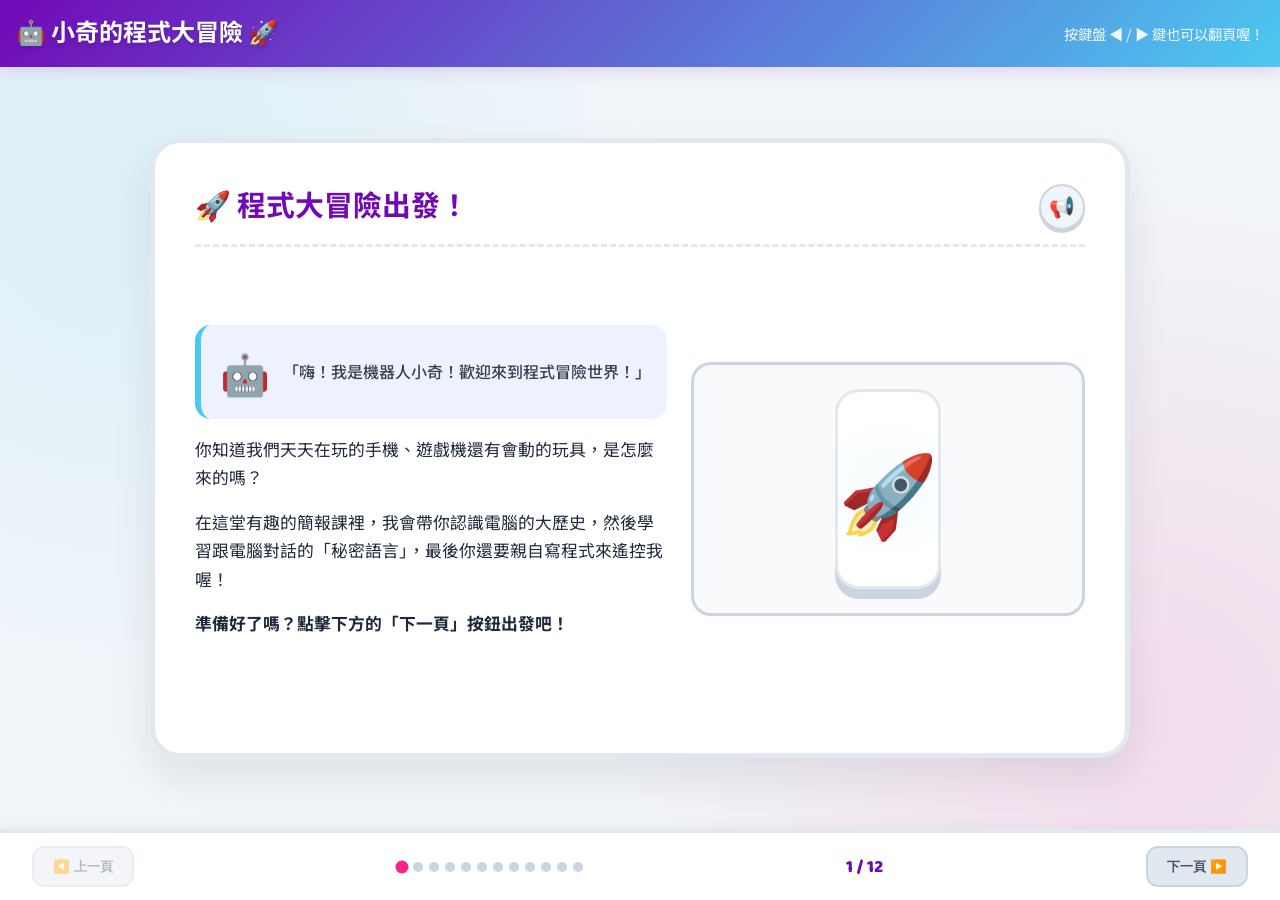
<file: index.html>
<!DOCTYPE html>
<html lang="zh-Hant">
<head>
  <meta charset="UTF-8">
  <meta name="viewport" content="width=device-width, initial-scale=1.0">
  <title>小奇的程式大冒險 🚀 從電腦歷史到控制機器人</title>
  <link rel="preconnect" href="https://fonts.googleapis.com">
  <link rel="preconnect" href="https://fonts.gstatic.com" crossorigin>
  <link href="https://fonts.googleapis.com/css2?family=Baloo+2:wght@500;700;800&family=Noto+Sans+TC:wght@400;500;700;900&family=Fira+Code:wght@400;500;&display=swap" rel="stylesheet">
  <link rel="stylesheet" href="style.css">
</head>
<body>

  <header>
    <h1>🤖 小奇的程式大冒險 🚀</h1>
    <p>按鍵盤 ◀️ / ▶️ 鍵也可以翻頁喔！</p>
  </header>

  <!-- 簡報播放區域 -->
  <div class="deck-container">

    <!-- 頁面 1：首頁 -->
    <div class="slide active">
      <div class="slide-header">
        <h2 class="slide-title">🚀 程式大冒險出發！</h2>
        <button class="speech-btn" onclick="SpeechReader.speak(document.getElementById('slide1-text').innerText, this)">📢</button>
      </div>
      <div class="slide-body split-layout">
        <div class="text-content" id="slide1-text">
          <div class="mascot-bubble">
            <span class="mascot-icon">🤖</span>
            <div class="mascot-text">「嗨！我是機器人小奇！歡迎來到程式冒險世界！」</div>
          </div>
          <p>
            你知道我們天天在玩的手機、遊戲機還有會動的玩具，是怎麼來的嗎？
          </p>
          <p>
            在這堂有趣的簡報課裡，我會帶你認識電腦的大歷史，然後學習跟電腦對話的「秘密語言」，最後你還要親自寫程式來遙控我喔！
          </p>
          <p>
            <strong>準備好了嗎？點擊下方的「下一頁」按鈕出發吧！</strong>
          </p>
        </div>
        <div class="visual-content">
          <div class="illustration-card">
            <span class="illustration-avatar">🚀</span>
          </div>
        </div>
      </div>
    </div>

    <!-- 頁面 2：古老算盤 -->
    <div class="slide">
      <div class="slide-header">
        <h2 class="slide-title">🧮 最古老的計算工具</h2>
        <button class="speech-btn" onclick="SpeechReader.speak(document.getElementById('slide2-text').innerText, this)">📢</button>
      </div>
      <div class="slide-body split-layout">
        <div class="text-content" id="slide2-text">
          <div class="mascot-bubble">
            <span class="mascot-icon">💡</span>
            <div class="mascot-text">小奇說：「以前的人要算大數目，手算到頭都痛了呢！」</div>
          </div>
          <p>
            很久很久以前，人類沒有計算機。買賣東西時，如果東西太多，大家就會在地上用小石頭排成一排來數數。
          </p>
          <p>
            後來，中國發明了<strong>「算盤」</strong>。透過撥動木頭做的小珠子，就能很快地算出答案。這是最早的算數小幫手喔！
          </p>
        </div>
        <div class="visual-content">
          <div class="illustration-card">
            <span class="illustration-avatar">🧮</span>
          </div>
        </div>
      </div>
    </div>

    <!-- 頁面 3：機械齒輪計算機 -->
    <div class="slide">
      <div class="slide-header">
        <h2 class="slide-title">⚙️ 不需要電的機械計算機</h2>
        <button class="speech-btn" onclick="SpeechReader.speak(document.getElementById('slide3-text').innerText, this)">📢</button>
      </div>
      <div class="slide-body split-layout">
        <div class="text-content" id="slide3-text">
          <div class="mascot-bubble">
            <span class="mascot-icon">⚙️</span>
            <div class="mascot-text">小奇說：「這些機器裡面有密密麻麻的齒輪，轉動手把就會自動算數喔！」</div>
          </div>
          <p>
            大約四百年前，一位叫巴斯卡的科學家，為了幫爸爸減輕算帳的負擔，發明了<strong>「機械計算機」</strong>。
          </p>
          <p>
            它沒有插頭，也不用電池！它是用黃銅齒輪咬合在一起，就像轉動發條音樂盒一樣，轉一圈就能進位。是不是超神奇的呢？
          </p>
        </div>
        <div class="visual-content">
          <div class="illustration-card">
            <span class="illustration-avatar">⚙️</span>
          </div>
        </div>
      </div>
    </div>

    <!-- 頁面 4：真空管大電腦 -->
    <div class="slide">
      <div class="slide-header">
        <h2 class="slide-title">🏫 教室一樣大的真空管電腦</h2>
        <button class="speech-btn" onclick="SpeechReader.speak(document.getElementById('slide4-text').innerText, this)">📢</button>
      </div>
      <div class="slide-body split-layout">
        <div class="text-content" id="slide4-text">
          <div class="mascot-bubble">
            <span class="mascot-icon">🔥</span>
            <div class="mascot-text">小奇說：「這台電腦跟一間教室一樣大，熱得像個烤箱！」</div>
          </div>
          <p>
            到了 1946 年，世界上第一台真正的電子電腦<strong>「埃尼阿克 (ENIAC)」</strong>誕生了！
          </p>
          <p>
            它用了將近兩萬個「真空管」（像大發光燈泡一樣的東西），重達 30 噸！它運作的時候，會發出很多熱量，還需要大風扇一直吹呢。
          </p>
        </div>
        <div class="visual-content">
          <div class="illustration-card">
            <span class="illustration-avatar">🏢</span>
          </div>
        </div>
      </div>
    </div>

    <!-- 頁面 5：微型晶片 -->
    <div class="slide">
      <div class="slide-header">
        <h2 class="slide-title">🔬 比指甲還要小的魔法晶片</h2>
        <button class="speech-btn" onclick="SpeechReader.speak(document.getElementById('slide5-text').innerText, this)">📢</button>
      </div>
      <div class="slide-body split-layout">
        <div class="text-content" id="slide5-text">
          <div class="mascot-bubble">
            <span class="mascot-icon">🌟</span>
            <div class="mascot-text">小奇說：「因為晶片發明了，電腦才可以塞進小巧的玩具機器人裡喔！」</div>
          </div>
          <p>
            後來科學家發明了<strong>「電晶體」與「矽晶片」</strong>。他們把成千上萬的電子開關縮小，刻在比指甲還小的晶片上。
          </p>
          <p>
            這讓電腦從教室那麼大，縮小到可以放進你的口袋裡，甚至塞進遙控車或掃地機器人的腦袋中！
          </p>
        </div>
        <div class="visual-content">
          <div class="illustration-card">
            <span class="illustration-avatar">📱</span>
          </div>
        </div>
      </div>
    </div>

    <!-- 頁面 6：二進位 0 與 1 -->
    <div class="slide">
      <div class="slide-header">
        <h2 class="slide-title">🔌 電腦的悄悄話：二進位</h2>
        <button class="speech-btn" onclick="SpeechReader.speak(document.getElementById('slide6-text').innerText, this)">📢</button>
      </div>
      <div class="slide-body split-layout">
        <div class="text-content" id="slide6-text">
          <div class="mascot-bubble">
            <span class="mascot-icon">💡</span>
            <div class="mascot-text">小奇說：「電腦的腦袋只有開燈 (1) 跟關燈 (0) 兩種狀態！」</div>
          </div>
          <p>
            電腦雖然算數很快，但它的腦袋裡其實只有「電線」。電線只有兩種狀態：<strong>通電（1）</strong> 和 <strong>斷電（0）</strong>。
          </p>
          <p>
            這就是<strong>「二進位」</strong>。電腦用一連串的 010101 來代表英文字母、圖畫還有好聽的音樂。這就是電腦的悄悄話！
          </p>
        </div>
        <div class="visual-content">
          <div class="illustration-card">
            <span class="illustration-avatar">💡</span>
          </div>
        </div>
      </div>
    </div>

    <!-- 頁面 7：打孔卡時代 -->
    <div class="slide">
      <div class="slide-header">
        <h2 class="slide-title">📇 穿孔紙卡的秘密密碼</h2>
        <button class="speech-btn" onclick="SpeechReader.speak(document.getElementById('slide7-text').innerText, this)">📢</button>
      </div>
      <div class="slide-body split-layout">
        <div class="text-content" id="slide7-text">
          <div class="mascot-bubble">
            <span class="mascot-icon">🎫</span>
            <div class="mascot-text">小奇說：「以前的程式設計師要在厚厚的紙卡上打洞，才能把程式寫好！」</div>
          </div>
          <p>
            在沒有鍵盤和螢幕的年代，工程師是怎麼寫程式的呢？
          </p>
          <p>
            答案是<strong>「打孔卡」</strong>！他們在紙卡上特定的位置打洞，有洞代表 1，沒洞代表 0。把一疊卡片塞進機器裡，電腦才讀得懂。要是卡片掉在地上亂掉，那就太慘了！
          </p>
        </div>
        <div class="visual-content">
          <div class="illustration-card">
            <span class="illustration-avatar">🎫</span>
          </div>
        </div>
      </div>
    </div>

    <!-- 頁面 8：BASIC 誕生 -->
    <div class="slide">
      <div class="slide-header">
        <h2 class="slide-title">⌨️ 用打字的程式語言：BASIC</h2>
        <button class="speech-btn" onclick="SpeechReader.speak(document.getElementById('slide8-text').innerText, this)">📢</button>
      </div>
      <div class="slide-body split-layout">
        <div class="text-content" id="slide8-text">
          <div class="mascot-bubble">
            <span class="mascot-icon">💻</span>
            <div class="mascot-text">小奇說：「BASIC 讓人類可以用簡單的英文字跟電腦溝通，不用再打洞了！」</div>
          </div>
          <p>
            為了解決打洞太麻煩的問題，科學家在 1964 年發明了 <strong>BASIC 語言</strong>。
          </p>
          <p>
            它使用簡單的英文字，比如 <code>PRINT</code>（印出來）和 <code>GOTO</code>（跳到哪裡）。
          </p>
          <p>
            每一行代碼都有一個「行號」（如 10, 20），電腦會乖乖按照順序一行一行執行！
          </p>
        </div>
        <div class="visual-content">
          <div class="illustration-card">
            <span class="illustration-avatar">⌨️</span>
          </div>
        </div>
      </div>
    </div>

    <!-- 頁面 9：BASIC 模擬器 -->
    <div class="slide">
      <div class="slide-header">
        <h2 class="slide-title">📟 BASIC 語言大冒險（模擬器）</h2>
        <button class="speech-btn" onclick="SpeechReader.speak('現在換你當程式設計師了！請在左邊選一個你喜歡的程式，然後點選執行程式，看看復古螢幕會發生什麼事！', this)">📢</button>
      </div>
      <div class="slide-body">
        <p style="margin:0 0 0.5rem 0;">請在左邊選一個你喜歡的程式，然後點選執行程式，看看復古螢幕會發生什麼事！</p>
        
        <div class="basic-playground">
          <div class="code-selector">
            <button class="demo-code-btn" id="preset-hello" onclick="BasicSimulator.selectPreset('hello')">
              <strong>📝 範例一：打招呼</strong><br>
              10 PRINT "哈囉！小朋友！"...
            </button>
            <button class="demo-code-btn" id="preset-stars" onclick="BasicSimulator.selectPreset('stars')">
              <strong>🌟 範例二：滿天星星</strong><br>
              10 PRINT "⭐️"...
            </button>
            <button class="demo-code-btn" id="preset-loop" onclick="BasicSimulator.selectPreset('loop')">
              <strong>🏃 範例三：接力賽</strong><br>
              10 PRINT "準備起跑！"...
            </button>
          </div>

          <div class="terminal-window">
            <div class="terminal-header">
              <span>📟 VINTAGE COMPUTER MONITOR</span>
              <span>STATUS: ONLINE</span>
            </div>
            <div class="terminal-body" id="basic-terminal">
              <!-- 程式輸出結果 -->
            </div>
          </div>
        </div>

        <div class="terminal-controls" style="margin-top: 0.5rem;">
          <button class="btn btn-run" onclick="BasicSimulator.run()">▶️ 執行程式</button>
          <button class="btn btn-clear" onclick="BasicSimulator.clearTerminal()">🗑️ 清除螢幕</button>
        </div>
      </div>
    </div>

    <!-- 頁面 10：Scratch 介紹 -->
    <div class="slide">
      <div class="slide-header">
        <h2 class="slide-title">🧩 像樂高一樣的 Scratch 積木</h2>
        <button class="speech-btn" onclick="SpeechReader.speak(document.getElementById('slide10-text').innerText, this)">📢</button>
      </div>
      <div class="slide-body split-layout">
        <div class="text-content" id="slide10-text">
          <div class="mascot-bubble">
            <span class="mascot-icon">🧩</span>
            <div class="mascot-text">小奇說：「因為打字常常拼錯，所以科學家又做出了彩色拼圖一樣的程式！」</div>
          </div>
          <p>
            雖然 BASIC 很有趣，但打字時如果拼錯一個字（比如 <code>PRNT</code>），電腦就會生氣看不懂！
          </p>
          <p>
            於是，麻省理工學院開發了 <strong>Scratch 視覺化積木程式</strong>。
          </p>
          <p>
            你不用再一個字一個字敲鍵盤，只要用滑鼠把「前進」、「重複」的彩色積木拼在一起，像疊樂高一樣，就能寫出好玩的遊戲和動畫！
          </p>
        </div>
        <div class="visual-content">
          <div class="illustration-card">
            <span class="illustration-avatar">🧩</span>
          </div>
        </div>
      </div>
    </div>

    <!-- 頁面 11：Scratch 與 BASIC 對照 -->
    <div class="slide">
      <div class="slide-header">
        <h2 class="slide-title">↔️ 從 BASIC 變身 Scratch 積木</h2>
        <button class="speech-btn" onclick="SpeechReader.speak('你知道打字的程式是怎麼變成積木的嗎？點選下面的按鈕，看看打字的 BASIC 程式碼在右邊會變成什麼顏色的 Scratch 積木吧！', this)">📢</button>
      </div>
      <div class="slide-body">
        <p style="margin: 0 0 0.5rem 0;">點選下面的按鈕，看它們的對應關係：</p>

        <div class="command-buttons" style="margin-bottom: 0.8rem;">
          <button class="btn" style="background:#4c97ff; color:white;" onclick="showScratchBridge('print')">✨ 顯示文字</button>
          <button class="btn" style="background:#ffab19; color:white;" onclick="showScratchBridge('loop')">🔁 重複迴圈</button>
          <button class="btn" style="background:#855cd6; color:white;" onclick="showScratchBridge('robot')">🤖 指令控制</button>
        </div>

        <div class="scratch-bridge">
          <div class="bridge-left">
            <h4>⌨️ 以前打字的 BASIC 語言</h4>
            <div class="code-block-display" id="bridge-basic">
              <!-- BASIC code dynamic -->
            </div>
          </div>
          <div class="bridge-right">
            <h4>🧩 現在可愛的 Scratch 積木</h4>
            <div class="code-block-display" style="background:#fff; border: 2px solid #e2e8f0;" id="bridge-scratch">
              <!-- Scratch block dynamic -->
            </div>
          </div>
        </div>
      </div>
    </div>

    <!-- 頁面 12：遙控機器人遊戲 -->
    <div class="slide">
      <div class="slide-header">
        <h2 class="slide-title">🎮 遙控玩具機器人！</h2>
        <button class="speech-btn" onclick="SpeechReader.speak('最後，我們要來挑戰當工程師囉！請幫小機器人寫程式，排列「前進」、「左轉」或「右轉」指令，避開可怕的森林大樹，安全走到終點紅旗子的地方！', this)">📢</button>
      </div>
      <div class="slide-body">
        <p style="margin: 0 0 0.5rem 0;">請利用按鈕排列你的指令，指引小機器人避開樹木 🌲，成功走到終點紅旗 🏁 處！</p>

        <div class="robot-game-container">
          <div class="game-map-wrapper">
            <div class="game-map" id="robot-grid">
              <!-- Grid cells dynamically generated -->
            </div>
          </div>

          <div class="game-controls">
            <div>
              <strong>1. 加入動作指令：</strong>
              <div class="command-buttons" style="margin-top: 0.3rem;">
                <button class="btn" style="background: var(--primary); color: white; padding:0.5rem 0.8rem;" onclick="RobotGame.addCommand('forward')">前進 ⬆️</button>
                <button class="btn" style="background: #a78bfa; color: white; padding:0.5rem 0.8rem;" onclick="RobotGame.addCommand('left')">左轉 ↺</button>
                <button class="btn" style="background: #f472b6; color: white; padding:0.5rem 0.8rem;" onclick="RobotGame.addCommand('right')">右轉 ↻</button>
              </div>
            </div>

            <div>
              <strong>2. 你的程式指令排程（點選 × 可刪除）：</strong>
              <div class="command-list" id="robot-cmd-list">
                <!-- 指令卡片 -->
              </div>
            </div>

            <div class="game-actions">
              <button class="btn btn-run" style="padding:0.5rem 1rem;" onclick="RobotGame.runProgram()">🚀 出發！</button>
              <button class="btn btn-clear" style="padding:0.5rem 1rem;" onclick="RobotGame.resetGame()">↩️ 重來</button>
            </div>
          </div>
        </div>
      </div>
    </div>

  </div>

  <!-- PPT 控制底部導覽列 -->
  <div class="controls-bar">
    <button class="btn-nav" id="btn-prev" onclick="Presentation.prevSlide()">◀️ 上一頁</button>
    <div class="dots-indicator" id="ppt-dots">
      <!-- 小圓點 -->
    </div>
    <span class="page-indicator" id="page-num">1 / 12</span>
    <button class="btn-nav" id="btn-next" onclick="Presentation.nextSlide()">下一頁 ▶️</button>
  </div>

  <script src="app.js"></script>
</body>
</html>
</file>
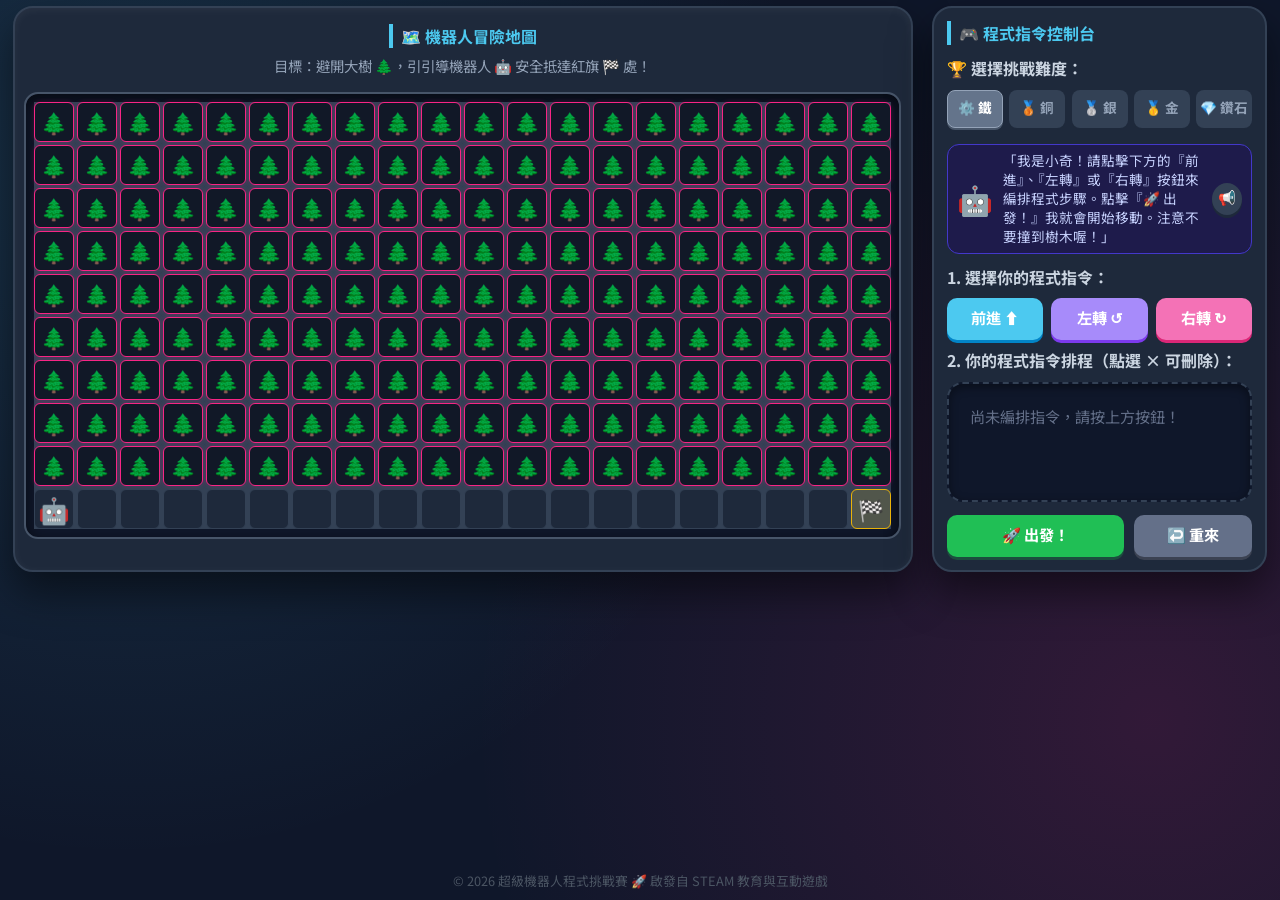
<file: 程式語言基礎/index.html>
<!DOCTYPE html>
<html lang="zh-Hant">
<head>
  <meta charset="UTF-8">
  <meta name="viewport" content="width=device-width, initial-scale=1.0">
  <title>👾 超級機器人程式挑戰賽 👾</title>
  <link rel="preconnect" href="https://fonts.googleapis.com">
  <link rel="preconnect" href="https://fonts.gstatic.com" crossorigin>
  <link href="https://fonts.googleapis.com/css2?family=Baloo+2:wght@500;700;800&family=Noto+Sans+TC:wght@400;500;700;900&display=swap" rel="stylesheet">
  <link rel="stylesheet" href="style.css">
</head>
<body>

  <div class="game-container">
    
    <!-- 左側：巨型 120px 地圖板塊 -->
    <div class="map-panel">
      <div class="section-title">🗺️ 機器人冒險地圖</div>
      <p style="margin: 0.2rem 0 1rem 0; color: #94a3b8; font-size: 0.9rem;">
        目標：避開大樹 🌲，引引導機器人 🤖 安全抵達紅旗 🏁 處！
      </p>
      
      <div class="game-map-wrapper">
        <div class="game-map" id="robot-grid">
          <!-- 這裡會動態載入 10x20 的 55px 宮格 -->
        </div>
      </div>
    </div>

    <!-- 右側：程式控制面板 -->
    <div class="control-panel">
      <div class="section-title">🎮 程式指令控制台</div>
      
      <!-- 難度選擇區 -->
      <div>
        <strong style="display: block; margin-bottom: 0.6rem; color: #cbd5e1;">🏆 選擇挑戰難度：</strong>
        <div class="difficulty-buttons" style="display: grid; grid-template-columns: repeat(5, 1fr); gap: 0.4rem; margin-bottom: 0.5rem;">
          <button class="btn btn-diff active" id="diff-iron" onclick="RobotGame.selectLevel('iron')">⚙️ 鐵</button>
          <button class="btn btn-diff" id="diff-bronze" onclick="RobotGame.selectLevel('bronze')">🥉 銅</button>
          <button class="btn btn-diff" id="diff-silver" onclick="RobotGame.selectLevel('silver')">🥈 銀</button>
          <button class="btn btn-diff" id="diff-gold" onclick="RobotGame.selectLevel('gold')">🥇 金</button>
          <button class="btn btn-diff" id="diff-diamond" onclick="RobotGame.selectLevel('diamond')">💎 鑽石</button>
        </div>
      </div>
      
      <!-- 小奇語音說明 -->
      <div class="mascot-bubble">
        <span class="mascot-icon">🤖</span>
        <div class="mascot-text" id="rules-text">
          「我是小奇！請點擊下方的『前進』、『左轉』或『右轉』按鈕來編排程式步驟。點擊『🚀 出發！』我就會開始移動。注意不要撞到樹木喔！」
        </div>
        <button class="speech-btn" style="margin-left: auto;" onclick="SpeechReader.speak(document.getElementById('rules-text').innerText, this)">📢</button>
      </div>

      <div>
        <strong style="display: block; margin-bottom: 0.6rem; color: #cbd5e1;">1. 選擇你的程式指令：</strong>
        <div class="command-buttons">
          <button class="btn btn-command-forward" onclick="RobotGame.addCommand('forward')">前進 ⬆️</button>
          <button class="btn btn-command-left" onclick="RobotGame.addCommand('left')">左轉 ↺</button>
          <button class="btn btn-command-right" onclick="RobotGame.addCommand('right')">右轉 ↻</button>
        </div>
      </div>

      <div>
        <strong style="display: block; margin-bottom: 0.6rem; color: #cbd5e1;">2. 你的程式指令排程（點選 × 可刪除）：</strong>
        <div class="command-list" id="robot-cmd-list">
          <!-- 指令將動態載入至此 -->
        </div>
      </div>

      <div class="game-actions">
        <button class="btn btn-run" onclick="RobotGame.runProgram()">🚀 出發！</button>
        <button class="btn btn-reset" onclick="RobotGame.resetGame()">↩️ 重來</button>
      </div>
    </div>

  </div>

  <footer>
    © 2026 超級機器人程式挑戰賽 🚀 啟發自 STEAM 教育與互動遊戲
  </footer>

  <script src="app.js"></script>
</body>
</html>
</file>
<file: style.css>
/* 程式語言基礎 - 可愛風與童趣簡報 (PPT) 樣式表 */
:root {
  --primary: #4cc9f0;
  --secondary: #7209b7;
  --accent-pink: #f72585;
  --accent-orange: #f8961e;
  --accent-green: #52b788;
  --bg-light: #f8fafc;
  --text-dark: #1e293b;
  --card-bg: #ffffff;
  --font-title: 'Baloo 2', 'Noto Sans TC', sans-serif;
  --font-body: 'Noto Sans TC', sans-serif;
  --font-code: 'Fira Code', 'Courier New', monospace;
}

* {
  box-sizing: border-box;
}

body {
  margin: 0;
  padding: 0;
  background-color: #f1f5f9;
  background-image: 
    radial-gradient(circle at 10% 20%, rgba(76, 201, 240, 0.12) 0%, transparent 40%),
    radial-gradient(circle at 90% 80%, rgba(247, 37, 133, 0.12) 0%, transparent 40%);
  color: var(--text-dark);
  font-family: var(--font-body);
  display: flex;
  flex-direction: column;
  height: 100vh;
  overflow: hidden;
}

/* 頂部 Header */
header {
  background: linear-gradient(135deg, #7209b7, #4cc9f0);
  color: white;
  padding: 0.8rem 1rem;
  text-align: center;
  box-shadow: 0 4px 15px rgba(114, 9, 183, 0.15);
  z-index: 100;
  display: flex;
  justify-content: space-between;
  align-items: center;
}

header h1 {
  font-family: var(--font-title);
  font-size: 1.5rem;
  margin: 0;
  text-shadow: 0 2px 4px rgba(0, 0, 0, 0.2);
}

header p {
  font-size: 0.9rem;
  margin: 0;
  opacity: 0.9;
}

/* 簡報主容器 */
.deck-container {
  flex-grow: 1;
  position: relative;
  display: flex;
  align-items: center;
  justify-content: center;
  padding: 1.5rem;
  overflow: hidden;
}

/* 幻燈片樣式 */
.slide {
  position: absolute;
  width: 92%;
  max-width: 980px;
  height: 82vh;
  max-height: 620px;
  background: var(--card-bg);
  border-radius: 30px;
  padding: 2.5rem;
  box-shadow: 0 20px 40px rgba(15, 23, 42, 0.08);
  border: 5px solid #e2e8f0;
  display: none; /* 預設隱藏 */
  flex-direction: column;
  overflow-y: auto;
}

/* 簡報動態切換動畫 */
.slide.active {
  display: flex;
  animation: slideInRight 0.4s ease-out forwards;
}

@keyframes slideInRight {
  from {
    opacity: 0;
    transform: translateX(50px);
  }
  to {
    opacity: 1;
    transform: translateX(0);
  }
}

.slide.active.slide-prev {
  animation: slideInLeft 0.4s ease-out forwards;
}

@keyframes slideInLeft {
  from {
    opacity: 0;
    transform: translateX(-50px);
  }
  to {
    opacity: 1;
    transform: translateX(0);
  }
}

/* 簡報元件結構 */
.slide-header {
  display: flex;
  justify-content: space-between;
  align-items: center;
  border-bottom: 3px dashed #e2e8f0;
  padding-bottom: 0.8rem;
  margin-bottom: 1.2rem;
}

.slide-title {
  font-family: var(--font-title);
  font-size: 1.8rem;
  color: var(--secondary);
  margin: 0;
  display: flex;
  align-items: center;
  gap: 0.6rem;
}

.slide-body {
  flex-grow: 1;
  display: flex;
  flex-direction: column;
  gap: 1rem;
}

/* 雙欄排版助手 */
.split-layout {
  display: grid;
  grid-template-columns: 1.2fr 1fr;
  gap: 1.5rem;
  align-items: center;
}

@media (max-width: 768px) {
  .split-layout {
    grid-template-columns: 1fr;
    overflow-y: auto;
  }
}

.text-content {
  font-size: 1.05rem;
  line-height: 1.7;
}

.text-content p {
  margin: 0 0 1rem 0;
}

.visual-content {
  background: #f8fafc;
  border-radius: 20px;
  padding: 1.5rem;
  border: 3px solid #cbd5e1;
  display: flex;
  justify-content: center;
  align-items: center;
  min-height: 250px;
  box-shadow: inset 0 2px 5px rgba(0,0,0,0.02);
}

/* 故事泡泡與角色吉祥物 */
.mascot-bubble {
  display: flex;
  align-items: center;
  background: #eef2ff;
  border-radius: 16px;
  padding: 0.8rem 1.2rem;
  border-left: 6px solid var(--primary);
  margin-bottom: 1rem;
}

.mascot-icon {
  font-size: 2.5rem;
  margin-right: 0.8rem;
  animation: bounce-mascot 3s ease-in-out infinite;
}

@keyframes bounce-mascot {
  0%, 100% { transform: translateY(0); }
  50% { transform: translateY(-6px); }
}

.mascot-text {
  font-size: 1rem;
  color: #374151;
  font-weight: 500;
}

/* 喇叭按鈕 */
.speech-btn {
  background: #f1f5f9;
  border: 2px solid #cbd5e1;
  border-radius: 50%;
  width: 46px;
  height: 46px;
  font-size: 1.3rem;
  cursor: pointer;
  display: inline-flex;
  align-items: center;
  justify-content: center;
  transition: all 0.2s;
  box-shadow: 0 3px 0 #cbd5e1;
}

.speech-btn:hover {
  background: var(--primary);
  color: white;
  border-color: var(--primary);
  transform: translateY(-2px);
  box-shadow: 0 5px 0 #0284c7;
}

.speech-btn:active {
  transform: translateY(2px);
  box-shadow: 0 0px 0 #cbd5e1;
}

.speech-btn.playing {
  animation: pulse-audio 1s infinite alternate;
  background: var(--accent-pink);
  color: white;
  border-color: var(--accent-pink);
  box-shadow: 0 3px 0 #be185d;
}

@keyframes pulse-audio {
  0% { transform: scale(1); }
  100% { transform: scale(1.15); }
}

/* 歷史時間軸頁面樣式 */
.timeline-list {
  display: flex;
  flex-direction: column;
  gap: 1.2rem;
}

.timeline-card {
  background: #f8fafc;
  border-left: 6px solid var(--accent-pink);
  border-radius: 12px;
  padding: 1rem 1.2rem;
  box-shadow: 0 4px 6px -1px rgba(0, 0, 0, 0.05);
}

.timeline-title {
  font-weight: bold;
  font-size: 1.1rem;
  color: var(--accent-pink);
  margin-bottom: 0.3rem;
}

/* 簡單按鈕樣式 */
.btn {
  border: none;
  border-radius: 16px;
  padding: 0.8rem 1.5rem;
  font-weight: bold;
  font-size: 1.05rem;
  cursor: pointer;
  transition: all 0.2s;
  font-family: var(--font-title);
  display: inline-flex;
  align-items: center;
  gap: 0.5rem;
}

/* 簡報控制欄 */
.controls-bar {
  background: white;
  border-top: 4px solid #e2e8f0;
  padding: 0.8rem 2rem;
  display: flex;
  justify-content: space-between;
  align-items: center;
  z-index: 100;
  box-shadow: 0 -4px 12px rgba(0,0,0,0.03);
}

.btn-nav {
  background: #e2e8f0;
  color: #475569;
  border: 2px solid #cbd5e1;
  border-radius: 12px;
  padding: 0.6rem 1.2rem;
  cursor: pointer;
  font-weight: bold;
  transition: all 0.2s;
}

.btn-nav:hover:not(:disabled) {
  background: var(--primary);
  color: white;
  border-color: var(--primary);
}

.btn-nav:disabled {
  opacity: 0.4;
  cursor: not-allowed;
}

.page-indicator {
  font-family: var(--font-title);
  font-size: 1.1rem;
  font-weight: 800;
  color: var(--secondary);
}

.dots-indicator {
  display: flex;
  gap: 6px;
}

.dot {
  width: 10px;
  height: 10px;
  border-radius: 50%;
  background: #cbd5e1;
  transition: all 0.2s;
  cursor: pointer;
}

.dot.active {
  background: var(--accent-pink);
  transform: scale(1.3);
}

/* BASIC 模擬器 */
.basic-playground {
  display: grid;
  grid-template-columns: 1fr 1fr;
  gap: 1.2rem;
  width: 100%;
}

.code-selector {
  display: flex;
  flex-direction: column;
  gap: 0.6rem;
}

.demo-code-btn {
  background: #fff;
  border: 3px solid #cbd5e1;
  border-radius: 12px;
  padding: 0.6rem 0.8rem;
  text-align: left;
  cursor: pointer;
  font-family: var(--font-code);
  font-size: 0.88rem;
  transition: all 0.2s;
}

.demo-code-btn:hover {
  border-color: var(--primary);
  background: #f0fdfa;
}

.demo-code-btn.active {
  border-color: var(--primary);
  background: #e0f2fe;
}

.terminal-window {
  background: #0f172a;
  border-radius: 16px;
  border: 4px solid #334155;
  color: #38bdf8;
  font-family: var(--font-code);
  padding: 0.8rem;
  display: flex;
  flex-direction: column;
  height: 180px;
  box-shadow: inset 0 4px 10px rgba(0,0,0,0.5);
}

.terminal-header {
  border-bottom: 2px solid #334155;
  padding-bottom: 0.3rem;
  margin-bottom: 0.3rem;
  font-size: 0.75rem;
  color: #94a3b8;
  display: flex;
  justify-content: space-between;
}

.terminal-body {
  flex-grow: 1;
  overflow-y: auto;
  white-space: pre-wrap;
  font-size: 0.9rem;
}

/* Scratch 銜接對照區 */
.scratch-bridge {
  display: flex;
  align-items: stretch;
  gap: 1rem;
  width: 100%;
}

.bridge-left, .bridge-right {
  flex: 1;
  background: #f8fafc;
  border-radius: 16px;
  padding: 1rem;
  border: 2px dashed #cbd5e1;
}

.code-block-display {
  background: #1e293b;
  color: #f8fafc;
  padding: 0.8rem;
  border-radius: 12px;
  font-family: var(--font-code);
  font-size: 0.95rem;
  margin-top: 0.4rem;
}

.scratch-block {
  display: inline-flex;
  align-items: center;
  color: white;
  padding: 0.5rem 0.8rem;
  font-weight: bold;
  font-size: 0.85rem;
  box-shadow: 0 3px 0 rgba(0,0,0,0.15);
  margin: 0.2rem 0;
}

.block-hat {
  background: #ffbf00;
  border-radius: 12px 12px 4px 4px;
  border-top: 4px solid #e6ac00;
}

.block-stack {
  background: #4c97ff;
  border-radius: 4px;
}

.block-control {
  background: #ffab19;
  border-radius: 4px;
  display: flex;
  flex-direction: column;
  align-items: flex-start;
  padding: 0.5rem;
}

.block-control-header {
  display: flex;
  align-items: center;
  gap: 0.3rem;
}

.block-control-body {
  border-left: 8px solid #ffab19;
  background: rgba(255,255,255,0.15);
  margin-left: 0.4rem;
  padding: 0.4rem;
  width: calc(100% - 1.2rem);
  border-radius: 4px;
}

/* 機器人控制遊戲 */
.robot-game-container {
  display: grid;
  grid-template-columns: 220px 1fr;
  gap: 1.5rem;
  width: 100%;
}

@media (max-width: 768px) {
  .robot-game-container {
    grid-template-columns: 1fr;
  }
}

.game-map-wrapper {
  background: #e2e8f0;
  padding: 8px;
  border-radius: 20px;
  box-shadow: inset 0 3px 6px rgba(0,0,0,0.1);
  display: inline-block;
  justify-self: center;
}

.game-map {
  display: grid;
  grid-template-columns: repeat(5, 48px);
  grid-template-rows: repeat(5, 48px);
  gap: 3px;
  background: #94a3b8;
}

.map-cell {
  background: #f1f5f9;
  border-radius: 4px;
  display: flex;
  align-items: center;
  justify-content: center;
  font-size: 1.4rem;
  position: relative;
}

.map-cell.obstacle {
  background: #647089;
  font-size: 1.2rem;
}

.map-cell.target {
  background: #fef08a;
  animation: pulse-star 1s infinite alternate;
}

@keyframes pulse-star {
  0% { background: #fef08a; transform: scale(1); }
  100% { background: #fde047; transform: scale(1.03); }
}

.robot-sprite {
  font-size: 1.8rem;
  transition: all 0.3s ease;
  z-index: 10;
  display: inline-block;
}

.robot-sprite.face-up { transform: rotate(0deg); }
.robot-sprite.face-right { transform: rotate(90deg); }
.robot-sprite.face-down { transform: rotate(180deg); }
.robot-sprite.face-left { transform: rotate(270deg); }

.game-controls {
  display: flex;
  flex-direction: column;
  gap: 0.6rem;
}

.command-buttons {
  display: flex;
  gap: 0.3rem;
  flex-wrap: wrap;
}

.command-list {
  background: #f8fafc;
  border: 2px dashed #cbd5e1;
  border-radius: 12px;
  padding: 0.5rem;
  min-height: 80px;
  max-height: 120px;
  overflow-y: auto;
  display: flex;
  flex-wrap: wrap;
  gap: 0.3rem;
  align-content: flex-start;
}

.command-badge {
  background: var(--primary);
  color: white;
  padding: 0.3rem 0.6rem;
  border-radius: 6px;
  font-size: 0.8rem;
  font-weight: bold;
  display: inline-flex;
  align-items: center;
  gap: 0.2rem;
}

.command-badge button {
  background: none;
  border: none;
  color: white;
  cursor: pointer;
  font-weight: bold;
  padding: 0;
  font-size: 0.8rem;
}

.game-actions {
  display: flex;
  gap: 0.4rem;
}

/* 裝飾插圖造型 */
.illustration-card {
  font-size: 5rem;
  display: flex;
  align-items: center;
  justify-content: center;
  background: #fff;
  border-radius: 24px;
  border: 3px solid #e2e8f0;
  box-shadow: 0 10px 0 #cbd5e1;
  height: 200px;
  position: relative;
  overflow: hidden;
}

.illustration-card::before {
  content: '';
  position: absolute;
  top: -10%; left: -10%;
  width: 120%; height: 120%;
  background: radial-gradient(circle, rgba(76, 201, 240, 0.05) 0%, transparent 60%);
}

.illustration-avatar {
  animation: illustration-float 4s ease-in-out infinite;
}

@keyframes illustration-float {
  0%, 100% { transform: translateY(0) rotate(0deg); }
  50% { transform: translateY(-12px) rotate(4deg); }
}
</file>
<file: 程式語言基礎/style.css>
/* 👾 超級機器人程式挑戰賽 - 專用樣式表 👾 */
:root {
  --primary: #4cc9f0;
  --secondary: #7209b7;
  --accent-pink: #f72585;
  --accent-orange: #f8961e;
  --accent-green: #20bf55;
  --bg-dark: #0f172a;
  --panel-bg: #1e293b;
  --text-light: #f8fafc;
  --font-title: 'Baloo 2', 'Noto Sans TC', sans-serif;
  --font-body: 'Noto Sans TC', sans-serif;
}

* {
  box-sizing: border-box;
}

body {
  margin: 0;
  padding: 0;
  background-color: var(--bg-dark);
  background-image: 
    radial-gradient(circle at 10% 20%, rgba(76, 201, 240, 0.15) 0%, transparent 50%),
    radial-gradient(circle at 90% 80%, rgba(247, 37, 133, 0.15) 0%, transparent 50%);
  color: var(--text-light);
  font-family: var(--font-body);
  display: flex;
  flex-direction: column;
  min-height: 100vh;
  overflow-x: hidden;
}

/* 頂部導航 */
header {
  background: rgba(30, 41, 59, 0.8);
  backdrop-filter: blur(10px);
  border-bottom: 3px solid #334155;
  color: white;
  padding: 0.5rem 1.5rem;
  text-align: center;
  box-shadow: 0 4px 20px rgba(0, 0, 0, 0.3);
}

header h1 {
  font-family: var(--font-title);
  font-size: 1.6rem;
  margin: 0;
  background: linear-gradient(45deg, var(--primary), var(--accent-pink));
  -webkit-background-clip: text;
  -webkit-text-fill-color: transparent;
  text-shadow: 0 0 10px rgba(76, 201, 240, 0.3);
}

header p {
  font-size: 0.85rem;
  margin: 0.1rem 0 0 0;
  color: #94a3b8;
}

/* 遊戲主容器 */
.game-container {
  max-width: 1320px;
  margin: 0 auto;
  padding: 0.4rem 0.8rem 0.8rem 0.8rem;
  display: grid;
  grid-template-columns: 900px 1fr;
  gap: 1.2rem;
  align-items: stretch;
}

@media (max-width: 1024px) {
  .game-container {
    grid-template-columns: 1fr;
    justify-items: center;
  }
}

/* 左側：地圖區域 */
.map-panel {
  background: var(--panel-bg);
  border-radius: 20px;
  padding: 1rem;
  border: 2px solid #334155;
  box-shadow: 0 20px 40px rgba(0, 0, 0, 0.5), inset 0 2px 10px rgba(255, 255, 255, 0.05);
  display: flex;
  flex-direction: column;
  align-items: center;
}

.game-map-wrapper {
  background: #0f172a;
  padding: 8px;
  border-radius: 14px;
  border: 2px solid #475569;
  box-shadow: inset 0 5px 15px rgba(0, 0, 0, 0.6);
}

/* 10x20 地圖，格數適應小螢幕：40px */
.game-map {
  display: grid;
  grid-template-columns: repeat(20, 40px);
  grid-template-rows: repeat(10, 40px);
  gap: 3px;
  background: #334155;
}

.map-cell {
  background: #1e293b;
  border-radius: 6px;
  display: flex;
  align-items: center;
  justify-content: center;
  font-size: 1.3rem; /* 物件尺寸適配 40px */
  position: relative;
  border: 1px solid #334155;
  transition: all 0.3s;
}

.map-cell.obstacle {
  background: #111827;
  border-color: #f72585;
  box-shadow: 0 0 5px rgba(247, 37, 133, 0.2);
}

.map-cell.target {
  background: rgba(250, 204, 21, 0.15);
  border-color: #eab308;
  animation: pulse-glow 1.5s infinite alternate;
}

@keyframes pulse-glow {
  0% { box-shadow: 0 0 3px rgba(234, 179, 8, 0.2); }
  100% { box-shadow: 0 0 12px rgba(234, 179, 8, 0.6); }
}

.robot-sprite {
  font-size: 1.6rem; /* 機器人尺寸適配 40px */
  transition: all 0.3s cubic-bezier(0.175, 0.885, 0.32, 1.275);
  z-index: 10;
  display: inline-block;
}

.robot-sprite.face-up { transform: rotate(0deg); }
.robot-sprite.face-right { transform: rotate(90deg); }
.robot-sprite.face-down { transform: rotate(180deg); }
.robot-sprite.face-left { transform: rotate(270deg); }

/* 右側：指令控制區域 */
.control-panel {
  background: var(--panel-bg);
  border-radius: 20px;
  padding: 0.8rem;
  border: 2px solid #334155;
  box-shadow: 0 20px 40px rgba(0, 0, 0, 0.5);
  display: flex;
  flex-direction: column;
  gap: 0.5rem;
  width: 100%;
}

.section-title {
  font-size: 1rem;
  font-weight: bold;
  color: var(--primary);
  margin-bottom: 0.2rem;
  border-left: 4px solid var(--primary);
  padding-left: 0.5rem;
}

/* 引導說明泡泡 */
.mascot-bubble {
  display: flex;
  align-items: center;
  background: #1e1b4b;
  border-radius: 12px;
  padding: 0.4rem 0.6rem;
  border: 1px solid #4338ca;
  margin-bottom: 0.2rem;
}

.mascot-icon {
  font-size: 1.8rem;
  margin-right: 0.6rem;
  animation: float 2s ease-in-out infinite;
}

@keyframes float {
  0%, 100% { transform: translateY(0); }
  50% { transform: translateY(-4px); }
}

.mascot-text {
  font-size: 0.85rem;
  color: #c7d2fe;
  line-height: 1.4;
}

/* 喇叭按鈕 */
.speech-btn {
  background: #334155;
  border: none;
  border-radius: 50%;
  width: 32px;
  height: 32px;
  font-size: 0.9rem;
  cursor: pointer;
  display: inline-flex;
  align-items: center;
  justify-content: center;
  transition: all 0.2s;
  box-shadow: 0 3px 0 #1e293b;
  color: #fff;
}

.speech-btn:hover {
  background: var(--primary);
  transform: translateY(-1px);
  box-shadow: 0 4px 0 #0284c7;
}

.speech-btn:active {
  transform: translateY(1px);
  box-shadow: 0 0px 0 #1e293b;
}

.speech-btn.playing {
  animation: pulse-audio 1s infinite alternate;
  background: var(--accent-pink);
  box-shadow: 0 3px 0 #be185d;
}

@keyframes pulse-audio {
  0% { transform: scale(1); }
  100% { transform: scale(1.05); }
}

/* 按鈕群組 */
.command-buttons {
  display: grid;
  grid-template-columns: repeat(3, 1fr);
  gap: 0.5rem;
}

.btn {
  border: none;
  border-radius: 10px;
  padding: 0.5rem 0.8rem;
  font-weight: bold;
  font-size: 0.95rem;
  cursor: pointer;
  transition: all 0.2s;
  font-family: var(--font-title);
  display: inline-flex;
  align-items: center;
  justify-content: center;
  gap: 0.4rem;
  color: white;
}

.btn-command-forward {
  background: var(--primary);
  box-shadow: 0 3px 0 #0284c7;
}
.btn-command-forward:hover { transform: translateY(-1px); box-shadow: 0 4px 0 #0284c7; }
.btn-command-forward:active { transform: translateY(1px); box-shadow: 0 0px 0 #0284c7; }

.btn-command-left {
  background: #a78bfa;
  box-shadow: 0 3px 0 #7c3aed;
}
.btn-command-left:hover { transform: translateY(-1px); box-shadow: 0 4px 0 #7c3aed; }
.btn-command-left:active { transform: translateY(1px); box-shadow: 0 0px 0 #7c3aed; }

.btn-command-right {
  background: #f472b6;
  box-shadow: 0 3px 0 #db2777;
}
.btn-command-right:hover { transform: translateY(-1px); box-shadow: 0 4px 0 #db2777; }
.btn-command-right:active { transform: translateY(1px); box-shadow: 0 0px 0 #db2777; }

/* 難度選擇按鈕 */
.btn-diff {
  background: #334155;
  color: #94a3b8;
  font-size: 0.85rem;
  padding: 0.4rem 0.1rem;
  border-radius: 8px;
  box-shadow: 0 2px 0 #1e293b;
  border: 1px solid transparent;
}

.btn-diff:hover:not(.active) {
  background: #475569;
  color: white;
}

.btn-diff.active#diff-iron { background: #64748b; color: white; border-color: #94a3b8; box-shadow: 0 2px 0 #475569; }
.btn-diff.active#diff-bronze { background: #d97706; color: white; border-color: #f59e0b; box-shadow: 0 2px 0 #92400e; }
.btn-diff.active#diff-silver { background: #94a3b8; color: white; border-color: #cbd5e1; box-shadow: 0 2px 0 #64748b; }
.btn-diff.active#diff-gold { background: #eab308; color: white; border-color: #fef08a; box-shadow: 0 2px 0 #a16207; }
.btn-diff.active#diff-diamond { background: var(--primary); color: white; border-color: #93c5fd; box-shadow: 0 2px 0 #0284c7; }

.command-list {
  background: #0f172a;
  border: 2px dashed #334155;
  border-radius: 16px;
  padding: 0.8rem;
  min-height: 120px;
  max-height: 180px;
  flex-grow: 1;
  overflow-y: auto;
  display: flex;
  flex-wrap: wrap;
  gap: 0.4rem;
  align-content: flex-start;
  box-shadow: inset 0 3px 10px rgba(0, 0, 0, 0.4);
}

.command-badge {
  background: linear-gradient(135deg, var(--secondary), #4f46e5);
  color: white;
  padding: 0.35rem 0.65rem;
  border-radius: 8px;
  font-size: 0.85rem;
  font-weight: bold;
  display: inline-flex;
  align-items: center;
  gap: 0.3rem;
  border: 1px solid #6366f1;
  box-shadow: 0 3px 4px rgba(0,0,0,0.2);
  animation: pop-in 0.2s cubic-bezier(0.175, 0.885, 0.32, 1.275);
}

@keyframes pop-in {
  from { transform: scale(0.7); opacity: 0; }
  to { transform: scale(1); opacity: 1; }
}

.command-badge button {
  background: none;
  border: none;
  color: #fda4af;
  cursor: pointer;
  font-weight: bold;
  padding: 0;
  font-size: 1.1rem;
}

.command-badge button:hover {
  color: var(--accent-pink);
}

/* 操作動作 */
.game-actions {
  display: grid;
  grid-template-columns: 1.5fr 1fr;
  gap: 0.6rem;
  margin-top: 0.3rem;
}

.btn-run {
  background: var(--accent-green);
  box-shadow: 0 3px 0 #1b4d3e;
}
.btn-run:hover { transform: translateY(-1px); box-shadow: 0 4px 0 #1b4d3e; }
.btn-run:active { transform: translateY(1px); box-shadow: 0 0px 0 #1b4d3e; }

.btn-reset {
  background: #647089;
  box-shadow: 0 3px 0 #3b4252;
}
.btn-reset:hover { transform: translateY(-1px); box-shadow: 0 4px 0 #3b4252; }
.btn-reset:active { transform: translateY(1px); box-shadow: 0 0px 0 #3b4252; }

footer {
  text-align: center;
  color: #4b5563;
  padding: 0.6rem 0;
  font-size: 0.8rem;
  margin-top: auto;
}
</file>
